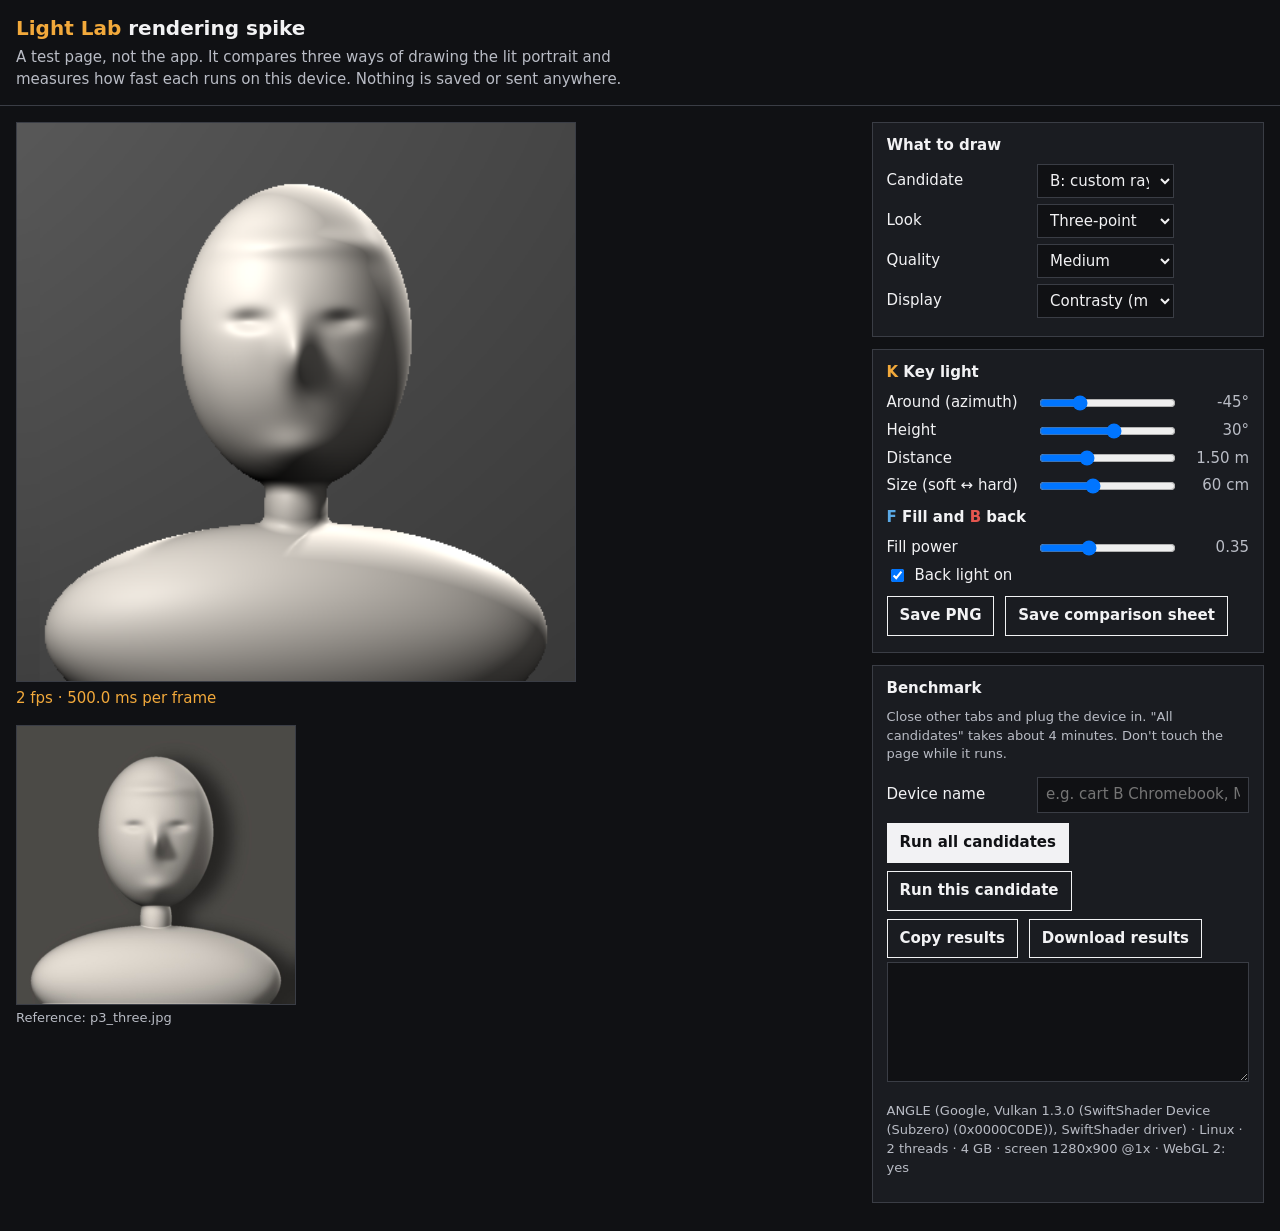
<file: spike/index.html>
<!doctype html>
<html lang="en">
<head>
<meta charset="utf-8">
<meta name="viewport" content="width=device-width, initial-scale=1">
<title>Light Lab rendering spike</title>
<script type="importmap">
{
  "imports": {
    "three": "../vendor/three/build/three.module.js",
    "three/addons/": "../vendor/three/examples/jsm/",
    "three/examples/jsm/": "../vendor/three/examples/jsm/",
    "three-mesh-bvh": "../vendor/three-mesh-bvh/build/index.module.js",
    "three-gpu-pathtracer": "../vendor/three-gpu-pathtracer/build/index.module.js"
  }
}
</script>
<style>
  :root { --ink: #101114; --panel: #1a1c21; --line: #3a3d45; --text: #f2f2f4; --muted: #b9bcc5; --amber: #f2a93b; --blue: #5aa9e6; --red: #e5564f; }
  * { box-sizing: border-box; }
  body { margin: 0; background: var(--ink); color: var(--text); font: 15px/1.45 system-ui, -apple-system, "Segoe UI", Roboto, sans-serif; }
  header { padding: 14px 16px; border-bottom: 1.5px solid var(--line); }
  h1 { margin: 0; font-size: 20px; }
  h1 span { color: var(--amber); }
  header p { margin: 4px 0 0; color: var(--muted); max-width: 70ch; }
  main { display: grid; grid-template-columns: auto 1fr; gap: 16px; padding: 16px; align-items: start; }
  @media (max-width: 1100px) { main { grid-template-columns: 1fr; } }
  .views { display: flex; gap: 12px; flex-wrap: wrap; }
  #stage canvas { display: block; background: #000; border: 1.5px solid var(--line); max-width: 100%; height: auto !important; aspect-ratio: 1; }
  figure { margin: 0; }
  #ref { width: 280px; aspect-ratio: 1; border: 1.5px solid var(--line); display: block; }
  figcaption, .hint { color: var(--muted); font-size: 13px; margin-top: 4px; }
  #fps { font-variant-numeric: tabular-nums; margin-top: 6px; color: var(--amber); min-height: 1.4em; }
  .panel { background: var(--panel); border: 1.5px solid var(--line); padding: 12px 14px; margin-bottom: 12px; }
  .panel h2 { margin: 0 0 8px; font-size: 15px; }
  label { display: grid; grid-template-columns: 9.5em 1fr 4.5em; align-items: center; gap: 8px; margin: 6px 0; }
  label.check { grid-template-columns: auto 1fr; }
  select, input[type=range] { width: 100%; }
  select, button, textarea, input[type=text] { font: inherit; color: var(--text); background: var(--ink); border: 1.5px solid var(--line); padding: 6px 8px; }
  button { background: var(--text); color: var(--ink); border-color: var(--text); font-weight: 600; cursor: pointer; padding: 8px 12px; margin: 4px 6px 4px 0; }
  button.secondary { background: transparent; color: var(--text); }
  button:disabled, select:disabled, input:disabled { opacity: 0.5; cursor: default; }
  :focus-visible { outline: 3px solid var(--blue); outline-offset: 2px; }
  output { text-align: right; font-variant-numeric: tabular-nums; color: var(--muted); }
  #error { background: #4a1714; border: 1.5px solid var(--red); padding: 10px 14px; margin: 12px 16px 0; }
  table { border-collapse: collapse; width: 100%; font-size: 14px; }
  th, td { border-bottom: 1px solid var(--line); padding: 4px 6px; text-align: left; }
  td:nth-child(n+4) { font-variant-numeric: tabular-nums; }
  textarea { width: 100%; height: 120px; font: 12px/1.3 ui-monospace, Consolas, monospace; }
  #device { color: var(--muted); font-size: 13px; word-break: break-word; }
  .key { color: var(--amber); } .fill { color: var(--blue); } .back { color: var(--red); }
  @media (prefers-reduced-motion: reduce) { * { transition: none !important; } }
</style>
</head>
<body>
<header>
  <h1><span>Light Lab</span> rendering spike</h1>
  <p>A test page, not the app. It compares three ways of drawing the lit portrait and measures how fast each runs on this device. Nothing is saved or sent anywhere.</p>
</header>
<div id="error" role="alert" hidden></div>
<main>
  <section aria-label="Views">
    <div class="views">
      <div id="stage"><div id="fps" aria-live="off"></div><div id="status" class="hint" aria-live="polite"></div></div>
      <figure><img id="ref" alt="Reference render for the chosen look"><figcaption id="refCap"></figcaption></figure>
    </div>
  </section>
  <section aria-label="Controls">
    <div class="panel">
      <h2>What to draw</h2>
      <label>Candidate <select id="cand"></select><span></span></label>
      <label>Look <select id="preset"></select><span></span></label>
      <label>Quality
        <select id="quality"><option value="low">Low</option><option value="medium" selected>Medium</option><option value="high">High</option></select><span></span></label>
      <label>Display
        <select id="response"><option value="linear" selected>Contrasty (matches references)</option><option value="srgb">Photographic (lifts shadows)</option></select><span></span></label>
    </div>
    <div class="panel">
      <h2><span class="key">K</span> Key light</h2>
      <label for="az">Around (azimuth) <input id="az" type="range" min="-100" max="100" step="1"><output id="azOut"></output></label>
      <label for="el">Height <input id="el" type="range" min="-20" max="70" step="1"><output id="elOut"></output></label>
      <label for="dist">Distance <input id="dist" type="range" min="0.5" max="3.5" step="0.05"><output id="distOut"></output></label>
      <label for="size">Size (soft ↔ hard) <input id="size" type="range" min="0.05" max="1.5" step="0.01"><output id="sizeOut"></output></label>
      <h2 style="margin-top:10px"><span class="fill">F</span> Fill and <span class="back">B</span> back</h2>
      <label for="fill">Fill power <input id="fill" type="range" min="0" max="1" step="0.01"><output id="fillOut"></output></label>
      <label class="check"><input id="back" type="checkbox"> Back light on</label>
      <button id="png" class="secondary">Save PNG</button>
      <button id="sheet" class="secondary">Save comparison sheet</button>
    </div>
    <div class="panel">
      <h2>Benchmark</h2>
      <p class="hint">Close other tabs and plug the device in. "All candidates" takes about 4 minutes. Don't touch the page while it runs.</p>
      <label for="deviceNote" style="grid-template-columns: 9.5em 1fr">Device name <input id="deviceNote" type="text" placeholder="e.g. cart B Chromebook, MacBook Air M1"></label>
      <button id="benchAll">Run all candidates</button>
      <button id="benchOne" class="secondary">Run this candidate</button>
      <div id="results"></div>
      <button id="copy" class="secondary">Copy results</button>
      <button id="download" class="secondary">Download results</button>
      <textarea id="resultsText" readonly aria-label="Results as text"></textarea>
      <p id="device"></p>
    </div>
  </section>
</main>
<script type="module" src="main.js"></script>
</body>
</html>
</file>
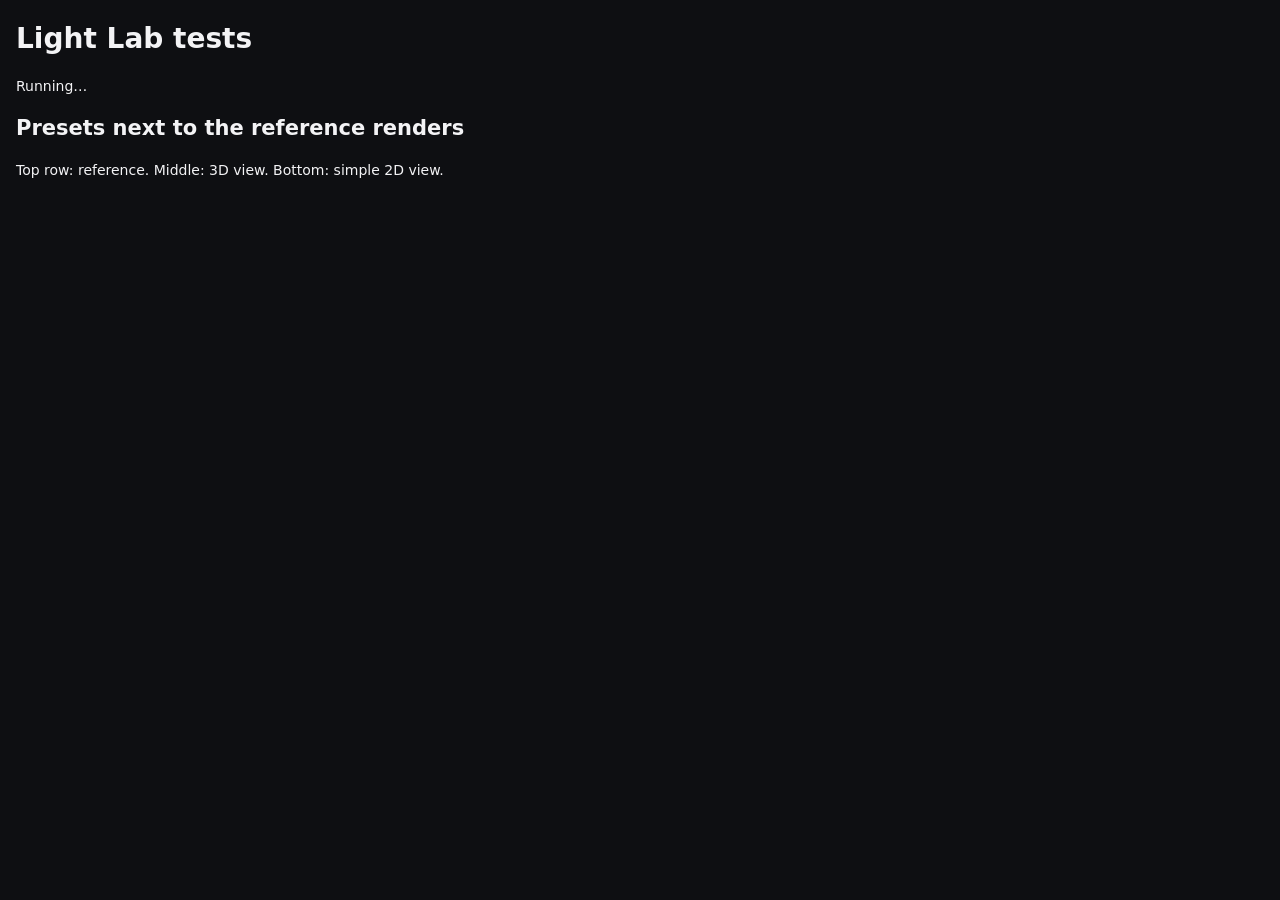
<file: tests/index.html>
<!doctype html>
<html lang="en">
<head>
<meta charset="utf-8">
<meta name="viewport" content="width=device-width, initial-scale=1">
<title>Light Lab tests</title>
<style>
  body { font: 14px/1.4 system-ui, sans-serif; background: #0e0f12; color: #f3f3f5; margin: 16px; }
  .pass { color: #7fd17f; } .fail { color: #ff7a72; font-weight: 700; }
  li { margin: 2px 0; }
  canvas { max-width: 100%; border: 1px solid #3b3f48; }
</style>
</head>
<body>
<h1>Light Lab tests</h1>
<p id="summary">Running…</p>
<ul id="list"></ul>
<h2>Presets next to the reference renders</h2>
<p>Top row: reference. Middle: 3D view. Bottom: simple 2D view.</p>
<div id="sheet"></div>
<script type="module" src="tests.js"></script>
</body>
</html>
</file>
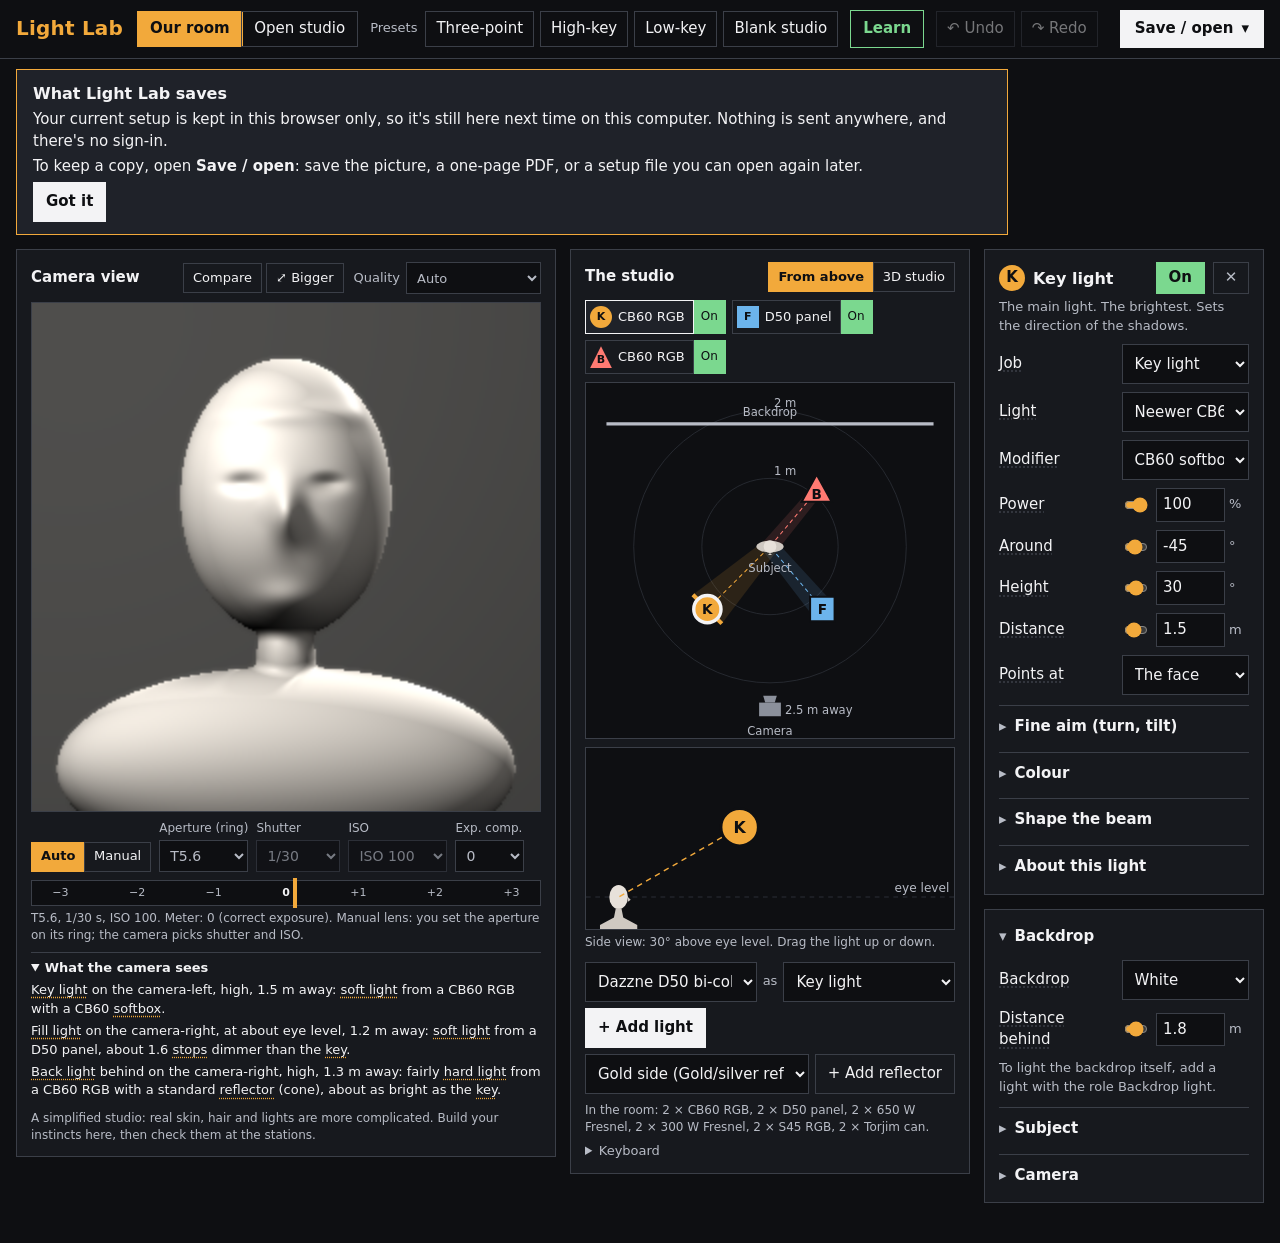
<file: tests/app.html>
<!doctype html>
<html lang="en">
<head>
<meta charset="utf-8">
<meta name="viewport" content="width=device-width, initial-scale=1">
<title>Light Lab (test harness)</title>
<link rel="stylesheet" href="../src/app.css">
</head>
<body>
<script type="module">
  // Runs the real app page with a timer-driven frame loop, so it also works in a
  // background tab (browsers pause requestAnimationFrame there). For testing only.
  window.requestAnimationFrame = (cb) => setTimeout(() => cb(performance.now()), 16);
  const html = await (await fetch("../index.html")).text();
  const doc = new DOMParser().parseFromString(html, "text/html");
  doc.querySelectorAll("script").forEach((s) => s.remove());
  document.body.innerHTML = doc.body.innerHTML;
  window.__app = await import("../src/main.js" + location.search);
  document.title = "Light Lab (test harness) ready";
</script>
</body>
</html>
</file>
<file: src/app.css>
/* Light Lab: dark studio look. Key amber, fill blue, back red, always paired with a letter and
   a shape so colour is never the only clue. Contrast checked against --panel for WCAG AA. */
:root {
  --ink: #0e0f12; --panel: #17191e; --panel-2: #1f2229; --line: #3b3f48;
  --text: #f3f3f5; --muted: #b8bcc6;
  --key: #f2a93b; --fill: #6cb4ec; --back: #ff7a72; --bg-light: #c9cdd6;
  --focus: #8fc8ff;
  color-scheme: dark;
}
* { box-sizing: border-box; }
[hidden] { display: none !important; }
html, body { margin: 0; background: var(--ink); color: var(--text); }
body { font: 15px/1.45 system-ui, -apple-system, "Segoe UI", Roboto, "Helvetica Neue", Arial, sans-serif; }
h1, h2 { margin: 0; }
button, select, input { font: inherit; color: inherit; }
:focus-visible { outline: 3px solid var(--focus); outline-offset: 2px; }
.visually-hidden { position: absolute; width: 1px; height: 1px; overflow: hidden; clip: rect(0 0 0 0); white-space: nowrap; }

/* Header */
.top { display: flex; flex-wrap: wrap; align-items: center; gap: 10px 20px; padding: 10px 16px; border-bottom: 1.5px solid var(--line); }
.top h1 { font-size: 20px; letter-spacing: 0.01em; }
.brand { color: var(--key); }
.toolbar { display: flex; flex-wrap: wrap; gap: 8px 16px; }
.group { display: flex; flex-wrap: wrap; gap: 6px; }
button { background: transparent; border: 1.5px solid var(--line); padding: 7px 12px; cursor: pointer; min-height: 40px; }
button:hover:not(:disabled) { border-color: var(--text); }
button:disabled { opacity: 0.45; cursor: default; }
button.solid { background: var(--text); color: var(--ink); border-color: var(--text); font-weight: 600; }
button.preset { border-color: var(--key); }

.error { margin: 10px 16px 0; padding: 10px 14px; background: #4a1714; border: 1.5px solid var(--back); }
.notice { margin: 10px 16px 0; padding: 12px 16px; background: var(--panel-2); border: 1.5px solid var(--key); max-width: 62rem; }
.notice h2 { font-size: 16px; margin-bottom: 4px; }
.notice p { margin: 4px 0; }

/* Layout: view | map | settings. Wraps on narrower screens. */
.studio { display: grid; gap: 14px; padding: 14px 16px 24px; grid-template-columns: minmax(300px, 560px) minmax(280px, 400px) minmax(280px, 1fr); align-items: start; }
@media (max-width: 1180px) { .studio { grid-template-columns: minmax(300px, 1fr) minmax(280px, 1fr); } .side { grid-column: 1 / -1; display: grid; grid-template-columns: repeat(auto-fit, minmax(280px, 1fr)); gap: 14px; } }
@media (max-width: 700px) { .studio { grid-template-columns: 1fr; } }
.side { display: grid; gap: 14px; }
.card { background: var(--panel); border: 1.5px solid var(--line); padding: 12px 14px; }
.card h2 { font-size: 15px; margin-bottom: 8px; }
/* Square, and never taller than the screen leaves room for (a 768 px Chromebook screen). */
.view { width: min(100%, calc(100vh - 250px)); min-width: 260px; aspect-ratio: 1; margin: 0 auto; background: #000; border: 1.5px solid var(--line); }
.portrait { display: block; width: 100%; height: 100%; }
.quality { display: flex; flex-wrap: wrap; align-items: center; gap: 8px; margin-top: 10px; }
select { background: var(--ink); border: 1.5px solid var(--line); padding: 6px 8px; min-height: 40px; }
.note, .hint { color: var(--muted); font-size: 13px; margin: 8px 0 0; }
kbd { border: 1px solid var(--line); padding: 0 4px; font: 12px ui-monospace, Consolas, monospace; }

/* Rows: label, slider, number */
.row { display: grid; grid-template-columns: 7.5em 1fr 6.2em; align-items: center; gap: 4px 10px; margin: 8px 0; }
.row .hint { grid-column: 1 / -1; margin: 0; }
.row.check { grid-template-columns: auto 1fr; }
.row input[type=range] { width: 100%; accent-color: var(--key); min-height: 28px; }
.numwrap { display: flex; align-items: center; gap: 4px; }
.num { width: 4.6em; background: var(--ink); border: 1.5px solid var(--line); padding: 5px 6px; }
.unit { color: var(--muted); font-size: 13px; }
input[type=checkbox] { width: 20px; height: 20px; accent-color: var(--key); }

.inspector-title { display: flex; align-items: center; gap: 8px; font-size: 16px; }
.define { color: var(--muted); margin: 4px 0 6px; }
.badge { display: inline-grid; place-items: center; width: 26px; height: 26px; font-weight: 700; color: var(--ink); }
.badge.key { background: var(--key); border-radius: 50%; }
.badge.fill { background: var(--fill); }
.badge.back { background: var(--back); clip-path: polygon(50% 0, 100% 100%, 0 100%); padding-top: 6px; font-size: 12px; }

/* Map */
.map { width: 100%; height: auto; display: block; background: var(--ink); border: 1.5px solid var(--line); touch-action: none; user-select: none; }
.map .ring { fill: none; stroke: #2b2f37; stroke-width: 0.012; }
.map .ring-label, .map .label { fill: var(--muted); font-size: 0.17px; }
.map .backdrop { stroke: var(--muted); stroke-width: 0.05; }
.map .subject { fill: #cfc9c2; }
.map .subject.head { fill: #e7e1da; }
.map .camera { fill: #8b909b; }
.map .camera text { fill: var(--muted); }
.map .ray { stroke-width: 0.015; stroke-dasharray: 0.06 0.05; }
.map .ray.key, .map .beam.key { stroke: var(--key); fill: var(--key); }
.map .ray.fill, .map .beam.fill { stroke: var(--fill); fill: var(--fill); }
.map .ray.back, .map .beam.back { stroke: var(--back); fill: var(--back); }
.map .beam { fill-opacity: 0.13; stroke: none !important; }
.map .beam.off, .map .ray.off { opacity: 0.25; fill-opacity: 0.04; }
.map .light { cursor: grab; }
.map.dragging .light { cursor: grabbing; }
.map .light .shape { stroke: var(--ink); stroke-width: 0.03; }
.map .light.key .shape { fill: var(--key); }
.map .light.fill .shape { fill: var(--fill); }
.map .light.back .shape { fill: var(--back); }
.map .light .size { stroke-width: 0.06; stroke-linecap: butt; }
.map .light.key .size { stroke: var(--key); }
.map .light.fill .size { stroke: var(--fill); }
.map .light.back .size { stroke: var(--back); }
.map .light .letter { font-size: 0.2px; font-weight: 700; fill: var(--ink); pointer-events: none; }
.map .light.off .shape { fill: var(--ink) !important; stroke-width: 0.03; }
.map .light.key.off .shape { stroke: var(--key); }
.map .light.fill.off .shape { stroke: var(--fill); }
.map .light.back.off .shape { stroke: var(--back); }
.map .light.off .letter { fill: var(--muted); }
.map .light.off .size { opacity: 0.35; }
.map .light.selected .shape { stroke: var(--text); stroke-width: 0.05; }
.map .light:focus { outline: none; }
.map .light:focus-visible .shape { stroke: var(--focus); stroke-width: 0.07; }
.map .bglight .shape { fill: var(--bg-light); }
.map .bglight.off .shape { fill: none; stroke: var(--bg-light); stroke-width: 0.02; }

/* Phase 3: more roles, reflectors, gear rows */
:root { --hair: #f08cd0; --accent: #7bd88f; --bglight: #c9cdd6; --gold: #e2b54a; --silver: #d4d8df; }
.row.select { grid-template-columns: 7.5em 1fr; }
.row.select select { width: 100%; }
.row.text { grid-template-columns: 7.5em 1fr; color: var(--muted); }
.row.actions { grid-template-columns: 1fr; }
.rowlabel { color: var(--text); }
.hint.source { font-size: 12px; }
.addrow { display: grid; grid-template-columns: 7.5em 1fr auto auto; gap: 6px; align-items: center; margin: 8px 0; }
@media (max-width: 1400px) { .addrow { grid-template-columns: 1fr 1fr; } .addrow label { grid-column: 1 / -1; } }
.addrow select { min-width: 0; }
.problems { margin: 6px 0; padding: 8px 10px 8px 26px; border: 1.5px solid var(--key); background: #2b2210; }
.badge.hair { background: var(--hair); clip-path: polygon(0 0, 100% 0, 50% 100%); font-size: 12px; padding-bottom: 6px; }
.badge.accent { background: var(--accent); clip-path: polygon(25% 0, 75% 0, 100% 50%, 75% 100%, 25% 100%, 0 50%); }
.badge.backdrop { background: var(--bglight); clip-path: polygon(50% 0, 100% 50%, 50% 100%, 0 50%); font-size: 10px; }
.badge.reflector { background: var(--gold); }
.map .ray.hair, .map .beam.hair { stroke: var(--hair); fill: var(--hair); }
.map .ray.accent, .map .beam.accent { stroke: var(--accent); fill: var(--accent); }
.map .ray.reflector { stroke: var(--gold); stroke-width: 0.012; stroke-dasharray: 0.03 0.04; }
.map .ray.hidden { display: none; }
.map .light.hair .shape { fill: var(--hair); } .map .light.hair .size { stroke: var(--hair); }
.map .light.accent .shape { fill: var(--accent); } .map .light.accent .size { stroke: var(--accent); }
.map .light.backdrop .shape { fill: var(--bglight); }
.map .light.hair.off .shape { stroke: var(--hair); } .map .light.accent.off .shape { stroke: var(--accent); } .map .light.backdrop.off .shape { stroke: var(--bglight); }
.map .light.reflector .card { stroke: var(--ink); stroke-width: 0.02; }
.map .light.reflector.white .card { fill: #f2f2f2; }
.map .light.reflector.silver .card { fill: var(--silver); }
.map .light.reflector.gold .card { fill: var(--gold); }
.map .light.reflector .letter { fill: var(--text); }

/* ---------- Phase 4 UI pass ---------- */
.top { gap: 8px 14px; }
.toolbar { align-items: center; gap: 8px 12px; flex: 1; }
.toolbar > .menu { margin-left: auto; }
button.seg { min-height: 36px; padding: 6px 12px; border-color: var(--line); }
button.seg + button.seg { margin-left: -7.5px; }
button.seg[aria-checked="true"] { background: var(--key); color: var(--ink); border-color: var(--key); font-weight: 700; }
button.preset { border-color: var(--line); min-height: 36px; padding: 6px 10px; }
#presets::before { content: "Presets"; color: var(--muted); font-size: 13px; align-self: center; margin-right: 2px; }
.group { align-items: center; }
#undo, #redo { min-height: 36px; padding: 6px 10px; }

/* Save menu */
.menu { position: relative; }
.menu > summary { list-style: none; cursor: pointer; padding: 7px 14px; border: 1.5px solid var(--text); background: var(--text); color: var(--ink); font-weight: 600; min-height: 36px; display: flex; align-items: center; }
.menu > summary::-webkit-details-marker { display: none; }
.menu > summary::after { content: "▾"; margin-left: 8px; }
.menu-items { position: absolute; right: 0; top: calc(100% + 4px); z-index: 20; background: var(--panel-2); border: 1.5px solid var(--line); display: grid; min-width: 15rem; box-shadow: 0 8px 24px rgba(0,0,0,0.45); }
.menu-items button { border: 0; border-bottom: 1px solid var(--line); text-align: left; padding: 10px 14px; }
.menu-items button:last-child { border-bottom: 0; color: var(--muted); }
.menu-items button:hover { background: var(--panel); }

/* Cards */
.card-head { display: flex; align-items: center; justify-content: space-between; gap: 10px; margin-bottom: 8px; }
.card-head h2 { margin: 0; }
.quality { margin: 0; gap: 6px; font-size: 13px; color: var(--muted); }
.quality select { min-height: 32px; padding: 3px 6px; }
.note { font-size: 12px; }

/* Light chips */
.chips { display: flex; flex-wrap: wrap; gap: 6px; margin-bottom: 8px; min-height: 34px; }
.chip-wrap { display: inline-flex; }
.chip { display: inline-flex; align-items: center; gap: 6px; padding: 3px 8px 3px 4px; min-height: 34px; border: 1.5px solid var(--line); }
.chip .badge { width: 22px; height: 22px; font-size: 11px; }
.chip[aria-pressed="true"] { border-color: var(--text); background: var(--panel-2); }
.chip.off .chip-name { color: var(--muted); text-decoration: line-through; }
.chip-name { font-size: 13px; }
.chip-switch { min-height: 34px; padding: 3px 7px; border-left: 0; font-size: 12px; color: var(--muted); }
.chip-switch[aria-checked="true"] { color: var(--ink); background: var(--accent); border-color: var(--accent); }

/* Side view */
.sideview { margin-top: 8px; }
.side-svg { width: 100%; height: auto; display: block; background: var(--ink); border: 1.5px solid var(--line); touch-action: none; user-select: none; }
.side-svg .eye { stroke: #2b2f37; stroke-width: 0.012; stroke-dasharray: 0.05 0.05; }
.side-svg .floor { stroke: #2b2f37; stroke-width: 0.02; }
.side-svg .label { fill: var(--muted); font-size: 0.13px; }
.side-svg .subject { fill: #cfc9c2; }
.side-svg .subject.head { fill: #e7e1da; }
.side-svg .ray { stroke-width: 0.015; stroke-dasharray: 0.06 0.05; }
.side-svg .ray.key { stroke: var(--key); } .side-svg .ray.fill { stroke: var(--fill); } .side-svg .ray.back { stroke: var(--back); }
.side-svg .ray.hair { stroke: var(--hair); } .side-svg .ray.accent { stroke: var(--accent); } .side-svg .ray.reflector { stroke: var(--gold); }
.side-svg .light { cursor: ns-resize; }
.side-svg .light .shape { stroke: var(--ink); stroke-width: 0.03; }
.side-svg .light.key .shape { fill: var(--key); } .side-svg .light.fill .shape { fill: var(--fill); } .side-svg .light.back .shape { fill: var(--back); }
.side-svg .light.hair .shape { fill: var(--hair); } .side-svg .light.accent .shape { fill: var(--accent); } .side-svg .light.reflector .shape { fill: var(--gold); }
.side-svg .light.off .shape { fill: var(--ink) !important; stroke: var(--muted); }
.side-svg .light .letter { font-size: 0.17px; font-weight: 700; fill: var(--ink); pointer-events: none; }
.side-svg .light:focus { outline: none; }
.side-svg .light:focus-visible .shape { stroke: var(--focus); stroke-width: 0.07; }
.side-caption { margin: 4px 0 0; font-size: 12px; }

/* Adding gear */
.studio-add { margin-top: 10px; }
.addrow { display: flex; flex-wrap: wrap; gap: 6px; align-items: center; margin: 6px 0; }
.addrow select { flex: 1 1 9rem; min-width: 0; }
.addrow .as { color: var(--muted); font-size: 13px; }
.inventory { font-size: 12px; }
details.keys { margin-top: 6px; }
details.keys summary { cursor: pointer; color: var(--muted); font-size: 13px; }

/* Inspector */
.inspector-head { display: flex; align-items: center; gap: 8px; }
.inspector-head .inspector-title { flex: 1; font-size: 16px; margin: 0; }
button.switch { min-height: 32px; padding: 4px 12px; font-weight: 700; }
button.switch[aria-checked="true"] { background: var(--accent); color: var(--ink); border-color: var(--accent); }
button.icon { min-height: 32px; min-width: 36px; padding: 4px 8px; color: var(--muted); }
.define { font-size: 13px; }
details.section { border-top: 1.5px solid var(--line); margin-top: 10px; padding-top: 6px; }
details.section > summary { cursor: pointer; font-weight: 600; padding: 4px 0; list-style: none; display: flex; align-items: center; gap: 8px; }
details.section > summary::-webkit-details-marker { display: none; }
details.section > summary::before { content: "▸"; color: var(--muted); }
details.section[open] > summary::before { content: "▾"; }
.scene details.section:first-child { border-top: 0; margin-top: 0; padding-top: 0; }

/* Hints show as a tip under the row while it's hovered or focused (and are read by screen
   readers through aria-describedby), instead of always taking up space. */
.row { position: relative; }
.row .hint { display: none; position: absolute; left: 0; right: 0; top: calc(100% + 2px); z-index: 10;
  background: var(--panel-2); border: 1px solid var(--line); padding: 6px 8px; color: var(--text); box-shadow: 0 6px 16px rgba(0,0,0,0.4); }
.row:hover .hint, .row:focus-within .hint { display: block; }
.row label { cursor: help; }
.row label, .rowlabel { text-decoration: underline dotted var(--line); text-underline-offset: 3px; }
.row.check label, .row.text .rowlabel { text-decoration: none; cursor: default; }

/* What the camera sees, and vocabulary tips */
.describe { margin-top: 8px; border-top: 1.5px solid var(--line); padding-top: 6px; }
.describe summary { cursor: pointer; font-weight: 600; font-size: 13px; }
#description { font-size: 13px; color: var(--text); max-height: 9.5em; overflow: auto; }
#description p { margin: 3px 0; }
.term { position: relative; text-decoration: underline dotted var(--key); text-underline-offset: 3px; cursor: help; }
.term:focus { outline: 2px solid var(--focus); outline-offset: 1px; }
.term-tip { display: none; position: absolute; left: 0; top: calc(100% + 4px); z-index: 30; width: max-content; max-width: 18rem;
  background: var(--panel-2); color: var(--text); border: 1px solid var(--line); padding: 6px 8px; font-size: 13px; font-weight: 400;
  line-height: 1.35; box-shadow: 0 6px 16px rgba(0,0,0,0.45); text-decoration: none; white-space: normal; }
.term:hover .term-tip, .term:focus .term-tip { display: block; }

/* Learn card */
button.learn-btn { border-color: var(--accent); color: var(--accent); font-weight: 700; min-height: 36px; }
button.learn-btn[aria-pressed="true"] { background: var(--accent); color: var(--ink); }
.learn { border-color: var(--accent); }
.learn-head { display: flex; align-items: center; justify-content: space-between; gap: 8px; margin-bottom: 6px; }
.learn-head h2 { margin: 0; }
.learn-tiles { display: grid; grid-template-columns: 1fr 1fr; gap: 8px; }
.learn-tile { display: grid; gap: 2px; text-align: left; padding: 10px; min-height: 64px; }
.learn-tile span, .learn-row .sub { color: var(--muted); font-size: 12px; }
.learn-row { display: grid; grid-template-columns: 1fr auto; gap: 2px 8px; width: 100%; text-align: left; margin: 4px 0; padding: 8px 10px; }
.learn-row .sub { grid-column: 1 / -1; }
.learn-row .done { color: var(--accent); font-size: 12px; }
.draft-tag { display: inline-block; margin-left: 6px; padding: 0 5px; font-size: 11px; font-weight: 700; color: var(--ink); background: var(--key); }
.step-count { color: var(--muted); font-size: 12px; margin: 0 0 4px; }
.step p { margin: 6px 0; }
.step .prompt, .learn .prompt { font-weight: 600; }
.step-nav, .btn-row { display: flex; gap: 6px; margin-top: 10px; flex-wrap: wrap; }
.step-nav { justify-content: space-between; }
.opts { display: grid; gap: 4px; margin: 6px 0; }
.opt { display: flex; gap: 6px; align-items: baseline; padding: 6px 8px; border: 1px solid var(--line); cursor: pointer; }
.opt:has(input:checked) { border-color: var(--key); }
.reveal p, .match-results p { margin: 4px 0; }
.right { color: var(--accent); } .wrong { color: var(--back); } .close { color: var(--key); }
.task-status { font-weight: 600; } .task-status.ok { color: var(--accent); }
.measure { color: var(--muted); font-size: 13px; }
.learn textarea { width: 100%; background: var(--ink); border: 1.5px solid var(--line); color: var(--text); padding: 6px; font: inherit; }
.frames ul { margin: 4px 0; padding-left: 18px; font-size: 13px; }
.target-img { display: block; width: min(100%, 260px); aspect-ratio: 1; margin: 6px auto; border: 1.5px solid var(--line); }
.career { margin-top: 10px; padding: 8px 10px; border-left: 4px solid var(--fill); background: var(--panel-2); font-size: 13px; }
.score { font-weight: 700; }
.mastery { display: grid; grid-template-columns: 9.5em 1fr 5.5em; gap: 8px; align-items: center; margin: 6px 0; font-size: 13px; }
.m-bar { height: 10px; border: 1px solid var(--line); background: var(--ink); }
.m-fill { display: block; height: 100%; background: var(--accent); }
.m-word { color: var(--muted); }
.word { margin: 4px 0; font-size: 13px; }

/* Compare and bigger view */
.view-tools { display: flex; gap: 4px; margin-left: auto; }
button.small { min-height: 30px; padding: 3px 9px; font-size: 13px; }
button.small[aria-pressed="true"] { background: var(--key); color: var(--ink); border-color: var(--key); }
.view { position: relative; }
.before-img { position: absolute; inset: 0; width: 100%; height: 100%; pointer-events: none; }
.cmp-tag { position: absolute; top: 6px; padding: 2px 6px; font-size: 12px; font-weight: 700; background: rgba(14,15,18,0.8); }
.cmp-tag.before { left: 6px; } .cmp-tag.now { right: 6px; }
.view.comparing::after { content: ""; position: absolute; top: 0; bottom: 0; left: var(--wipe, 50%); width: 2px; margin-left: -1px; background: var(--key); pointer-events: none; }
.compare-bar { display: flex; flex-wrap: wrap; align-items: center; gap: 6px 8px; margin-top: 6px; font-size: 13px; }
.compare-bar input { flex: 1 1 8rem; accent-color: var(--key); }
/* Bigger: the camera card fills the window over everything else. */
body.view-big { overflow: hidden; }
body.view-big .view-card { position: fixed; inset: 0; z-index: 50; overflow: auto; border: 0; background: var(--ink); padding: 12px max(16px, calc((100vw - min(100vh - 150px, 100vw - 32px)) / 2)); }
body.view-big .view { width: min(100%, calc(100vh - 150px)); }
body.view-big .note { display: none; }

/* Camera bar under the portrait */
.camerabar { margin-top: 8px; }
.cam-row { display: flex; flex-wrap: wrap; gap: 6px 8px; align-items: end; }
.cam-field { display: grid; gap: 2px; font-size: 12px; color: var(--muted); }
.cam-field select { min-height: 32px; padding: 3px 6px; font-size: 14px; }
.cam-field.auto select { opacity: 0.6; }
.cam-meter { margin-top: 8px; }
.meter { position: relative; height: 26px; border: 1.5px solid var(--line); background: var(--ink); }
.meter-scale { display: flex; justify-content: space-between; padding: 0 4%; font-size: 11px; color: var(--muted); line-height: 24px; }
.meter-scale .zero { color: var(--text); font-weight: 700; }
.meter-needle { position: absolute; top: -3px; bottom: -3px; width: 4px; margin-left: -2px; background: var(--key); }
.meter.off-scale .meter-needle { background: var(--back); }
.meter-text { margin: 4px 0 0; font-size: 12px; color: var(--muted); }

/* 3D studio view */
button.seg.small { min-height: 30px; padding: 3px 9px; font-size: 13px; }
.studio3d-wrap { position: relative; }
.studio3d { display: block; width: 100%; border: 1.5px solid var(--line); background: #121318; touch-action: none; cursor: grab; }
.studio3d:active { cursor: grabbing; }
.studio3d-help { margin: 4px 0 0; font-size: 12px; }
.views3d { display: flex; flex-wrap: wrap; gap: 4px; margin-bottom: 6px; }
.views3d button { min-height: 30px; padding: 3px 8px; font-size: 12px; }
.views3d button[data-view3d="reset"] { color: var(--muted); }
.studio3d-wrap[aria-busy="true"]::before { content: "Loading the 3D studio…"; display: block; padding: 40px 0; text-align: center; color: var(--muted); }

@media (prefers-reduced-motion: reduce) { * { transition: none !important; animation: none !important; } }

/* Gobo picture next to the gobo menu */
.gobo-thumb { display: inline-block; vertical-align: middle; margin-left: 8px; line-height: 0; }
.gobo-thumb canvas { width: 48px; height: 48px; border-radius: 50%; background: #000; border: 1px solid var(--line, #888); }
</file>
